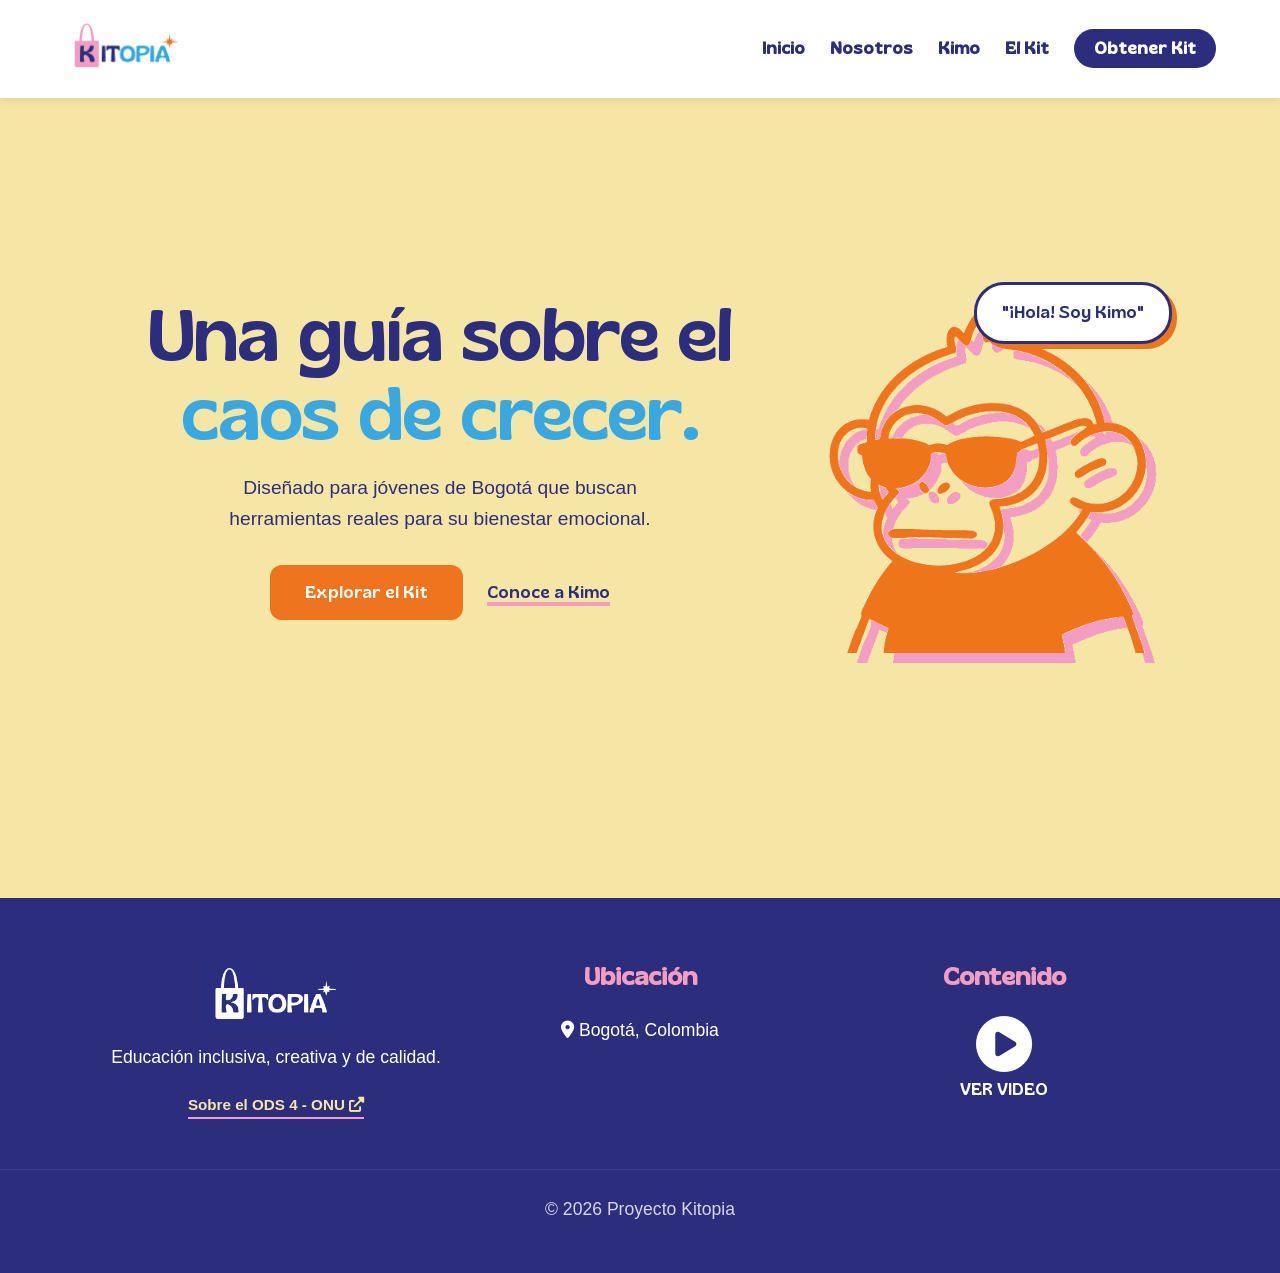
<file: index.html>
<!DOCTYPE html>
<html lang="es">
<head>
    <meta charset="UTF-8">
    <meta name="viewport" content="width=device-width, initial-scale=1.0">
    <title>Kitopia | Una guía sobre el caos de crecer</title>
    <link rel="stylesheet" href="kitopiaestilo.css">
    <link rel="stylesheet" href="https://cdnjs.cloudflare.com/ajax/libs/font-awesome/6.0.0/css/all.min.css">
</head>
<body>

    <header class="navbar">
        <div class="logo-container">
            <img src="imagenes/logo.jpg" alt="Logo Kitopia" class="logo-img">
        </div>
        <nav>
            <ul class="nav-links">
                <li><a href="index.html">Inicio</a></li>
                <li><a href="nosotros.html">Nosotros</a></li>
                <li><a href="Kimo.html">Kimo</a></li>
                <li><a href="elkit.html">El Kit</a></li>
                <li><a href="obtener.html" class="btn-destacado">Obtener Kit</a></li>
            </ul>
        </nav>
    </header>

    <main class="hero">
    <div class="hero-content">
        <h1 class="eslogan-principal">Una guía sobre el <br><span>caos de crecer.</span></h1>
        <p class="descripcion">Diseñado para jóvenes de Bogotá que buscan herramientas reales para su bienestar emocional.</p>
        <div class="hero-btns">
            <a href="elkit.html" class="btn-naranja">Explorar el Kit</a>
            <a href="kimo.html" class="btn-secundario">Conoce a Kimo</a>
        </div>
    </div>
        
        <div class="hero-image">
        <img src="imagenes/kimo-naranja.png" alt="Kimo el mono" class="kimo-hero">
        <div class="speech-bubble">"¡Hola! Soy Kimo"</div>
    </div>
</main>

    <footer class="footer">
    <div class="footer-grid">
        <div class="footer-info">
            <img src="imagenes/logoblanco.jpg" alt="Kitopia Logo" class="logo-footer">
            <p>Educación inclusiva, creativa y de calidad.</p>
            <a href="https://www.un.org/sustainabledevelopment/es/education/" target="_blank" class="link-ods">
                Sobre el ODS 4 - ONU <i class="fas fa-external-link-alt"></i>
            </a>
        </div>

        <div class="footer-links">
            <h3>Ubicación</h3>
            <p><i class="fas fa-map-marker-alt"></i> Bogotá, Colombia</p>
        </div>

        <div class="footer-social">
            <h3>Contenido</h3>
            <div class="social-icons">
                <a href="https://youtube.com/shorts/6gkdxEXVed0" target="_blank" title="Ver Video Reel">
                    <i class="fas fa-play-circle"></i>
                    <span class="label-video">Ver video</span>
                </a>
            </div>
        </div>
    </div>
    <div class="footer-copy">
        <p>&copy; 2026 Proyecto Kitopia</p>
    </div>
</footer>

</body>
</html>
</file>
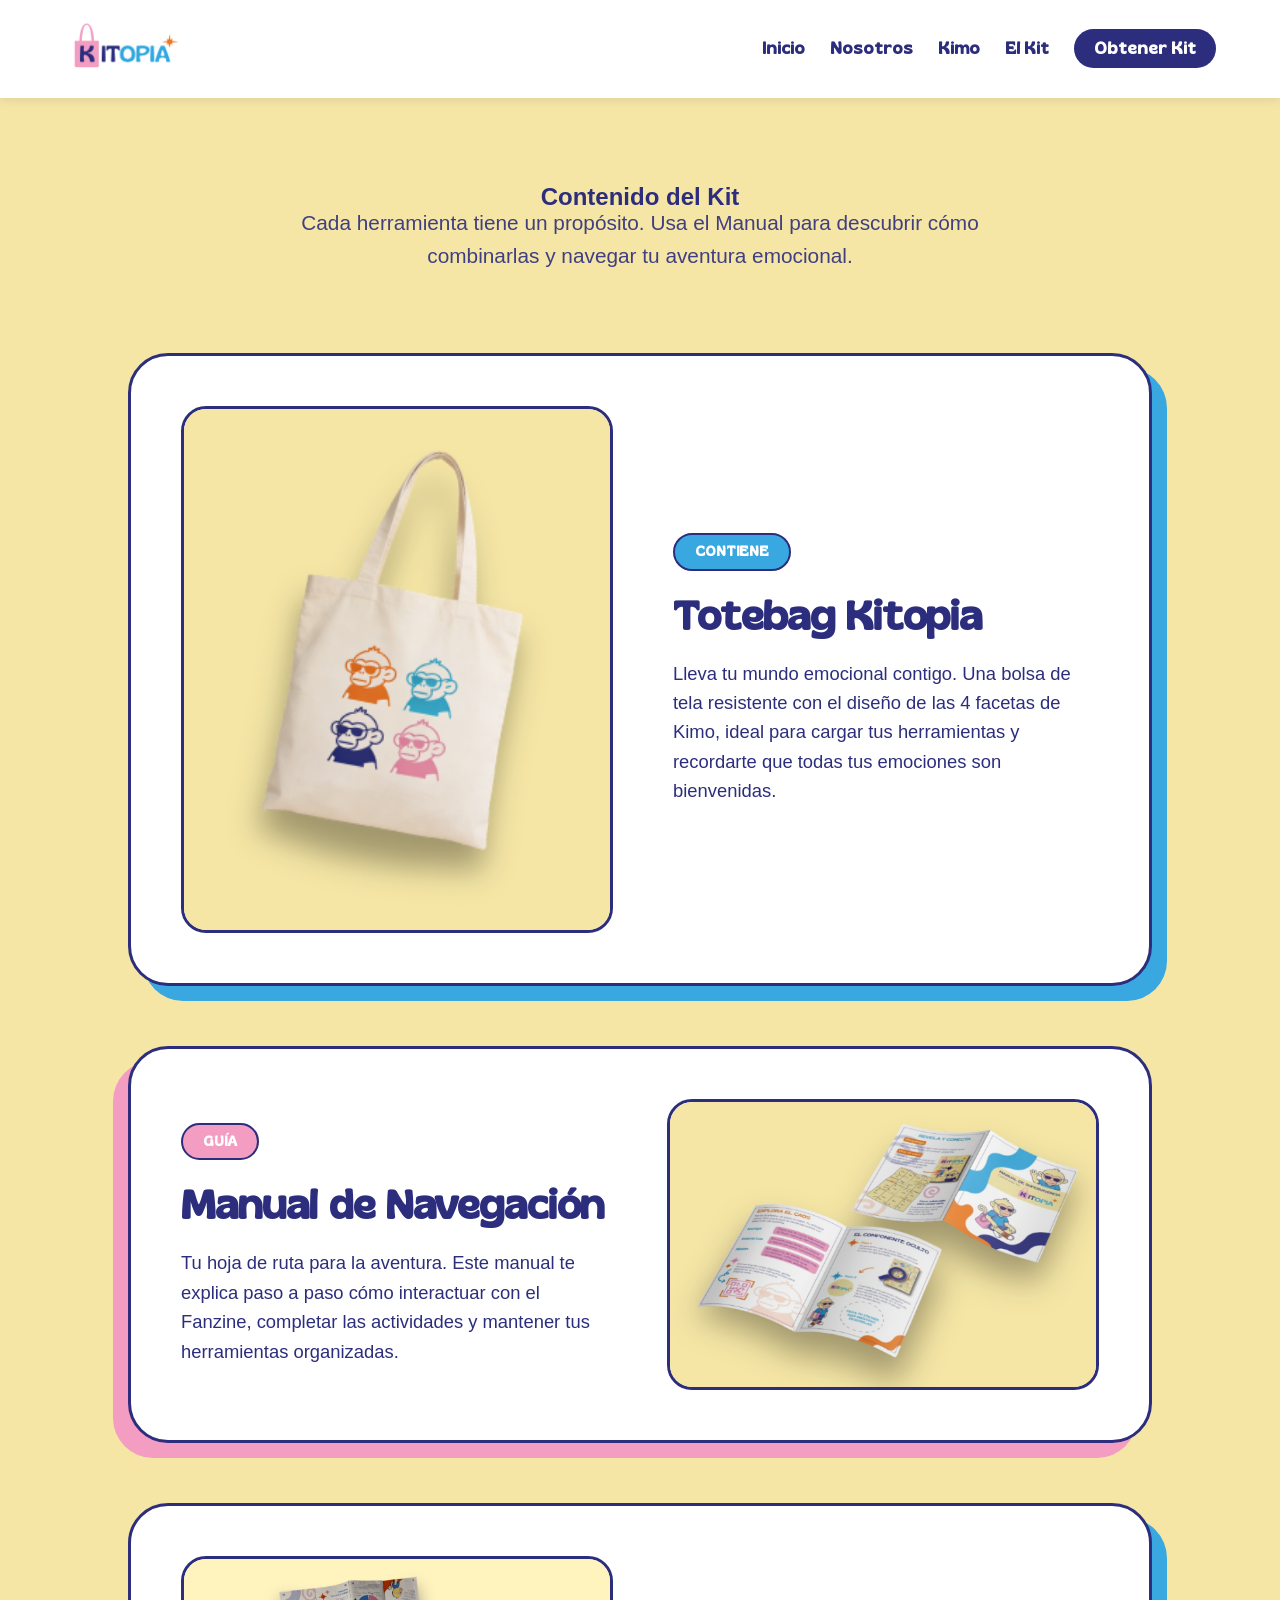
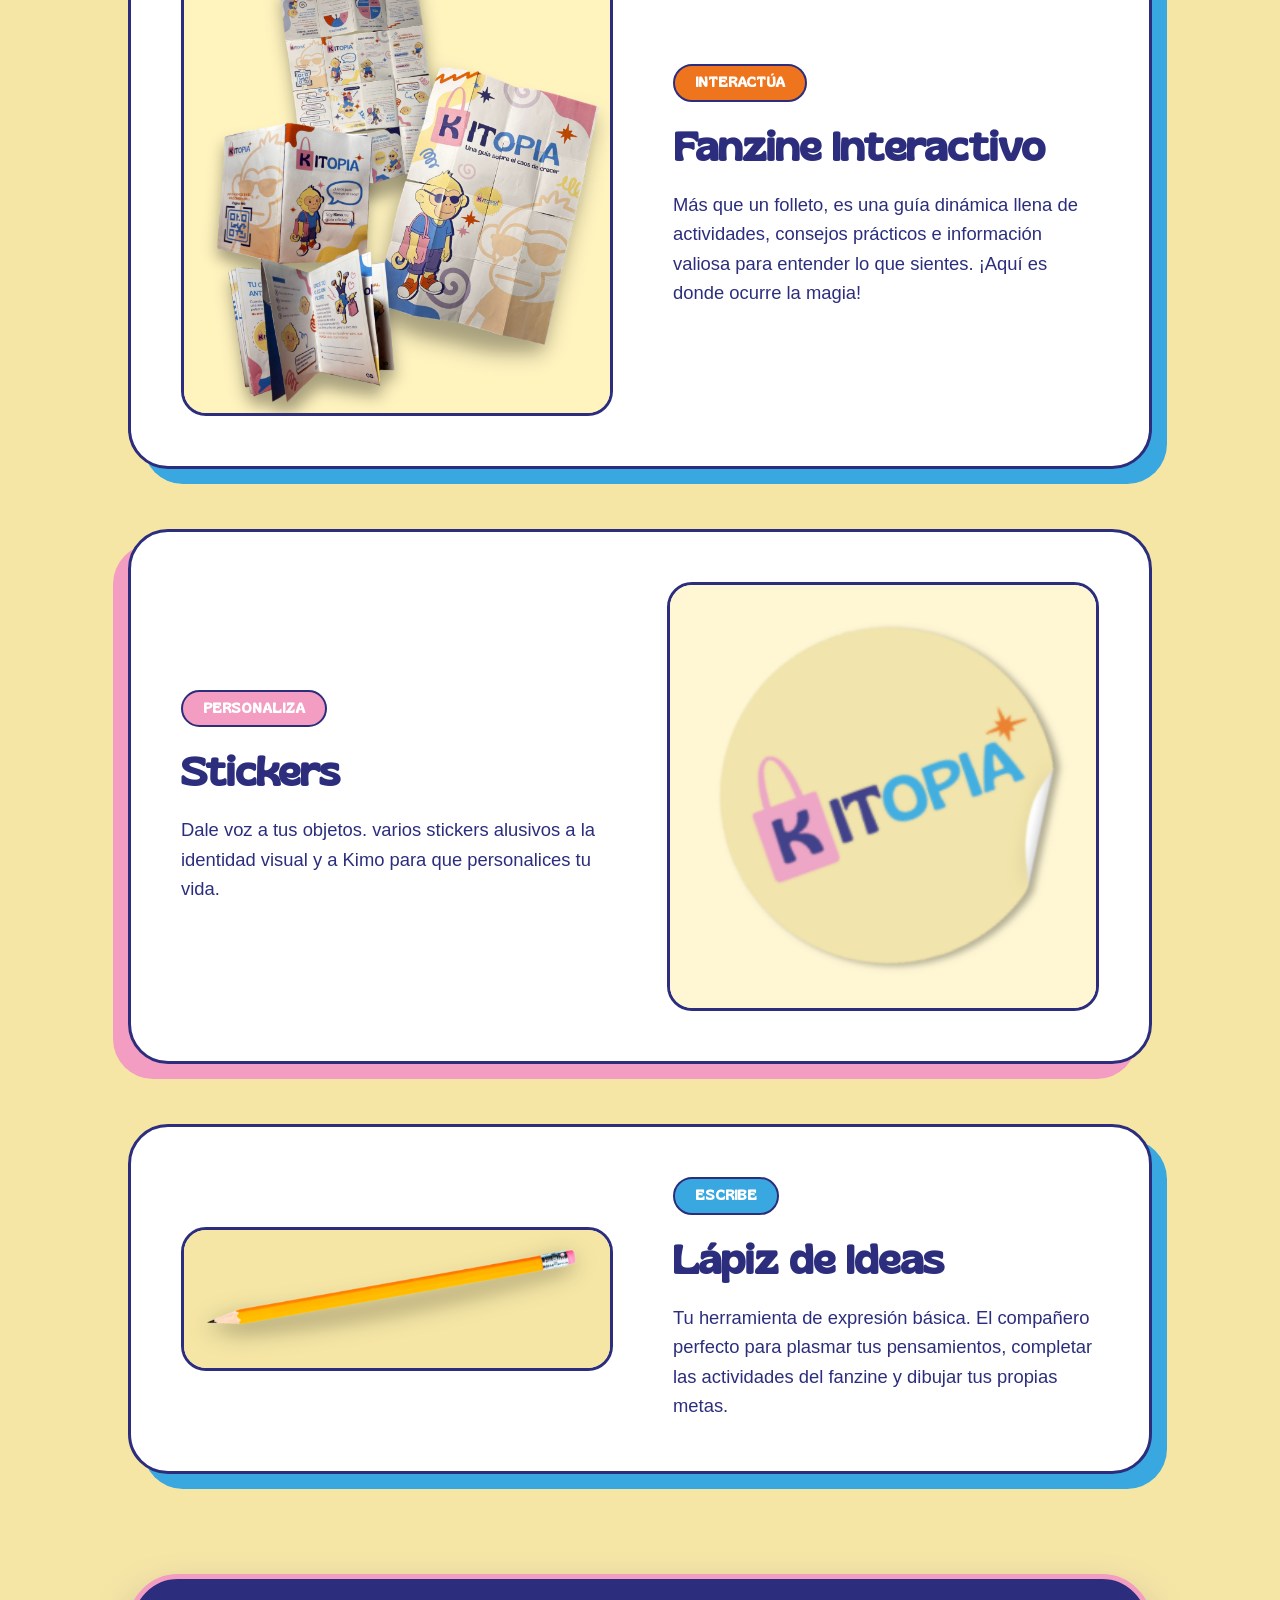
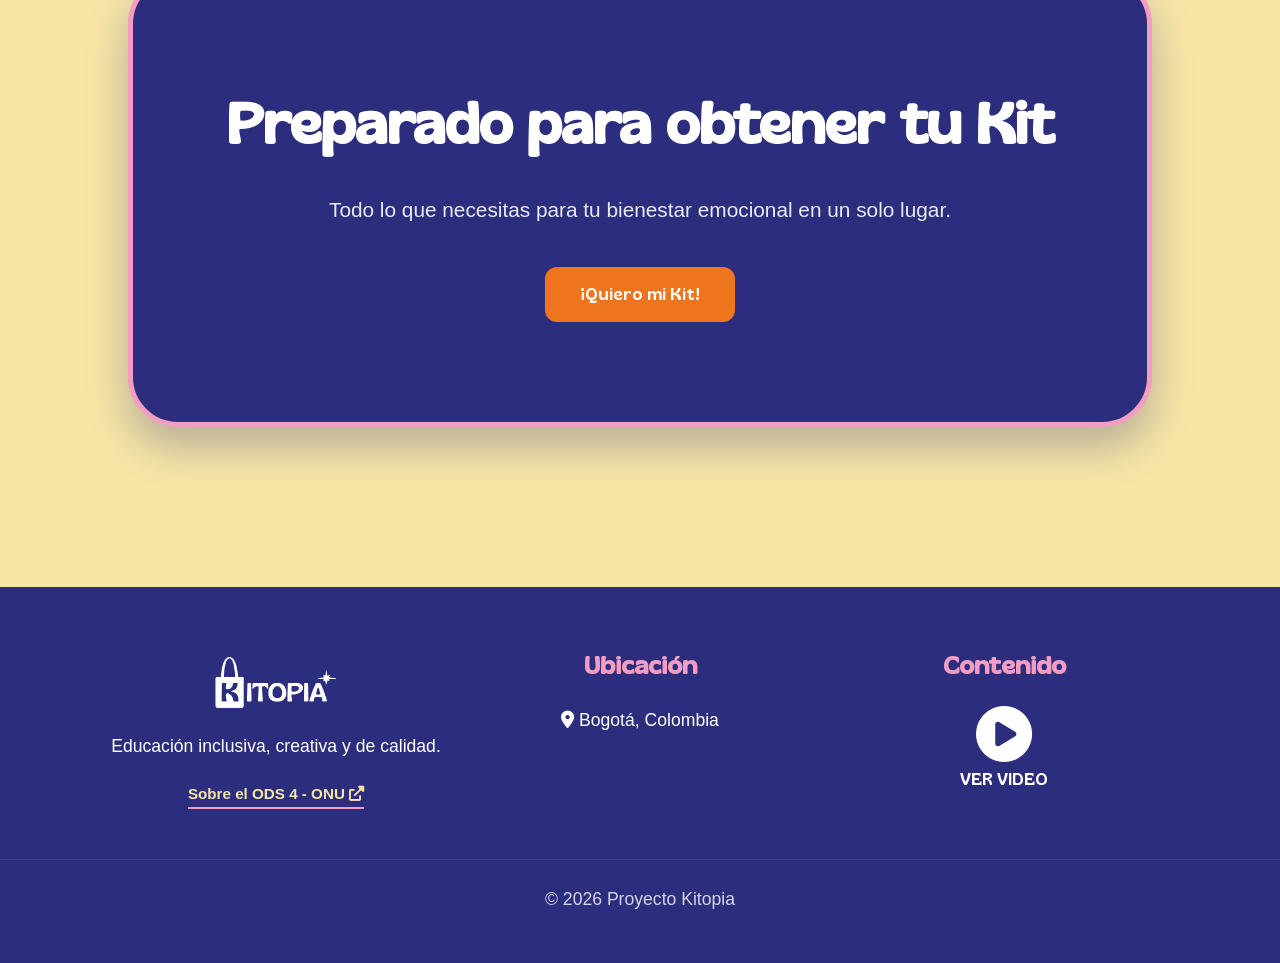
<file: elkit.html>
<!DOCTYPE html>
<html lang="es">
<head>
    <meta charset="UTF-8">
    <meta name="viewport" content="width=device-width, initial-scale=1.0">
    <title>El Kit | Kitopia</title>
    <link rel="stylesheet" href="kitopiaestilo.css">
    <link rel="stylesheet" href="https://cdnjs.cloudflare.com/ajax/libs/font-awesome/6.0.0/css/all.min.css">
</head>
<body>

    <nav class="navbar">
        <a href="index.html">
            <img src="imagenes/logo.jpg" alt="Kitopia Logo" class="logo-img">
        </a>
        <ul class="nav-links">
            <li><a href="index.html">Inicio</a></li>
            <li><a href="nosotros.html">Nosotros</a></li>
            <li><a href="kimo.html">Kimo</a></li>
            <li><a href="elkit.html" class="active">El Kit</a></li>
            <li><a href="obtener.html" class="btn-destacado">Obtener Kit</a></li>
        </ul>
    </nav>

    <section class="kit-page">
        <div class="kit-hero">
            <h1 class="titulo-estandar">Contenido del <span>Kit</span></h1>
            <p class="subtitulo">Cada herramienta tiene un propósito. Usa el Manual para descubrir cómo combinarlas y navegar tu aventura emocional.</p>
        </div>

        <div class="kit-grid">
            
            <div class="kit-item">
                <div class="kit-image-container">
                    <img src="imagenes/Totebag.png" alt="Totebag Kitopia">
                </div>
                <div class="kit-info">
                    <span class="tag azul">Contiene</span>
                    <h3>Totebag Kitopia</h3>
                    <p>Lleva tu mundo emocional contigo. Una bolsa de tela resistente con el diseño de las 4 facetas de Kimo, ideal para cargar tus herramientas y recordarte que todas tus emociones son bienvenidas.</p>
                </div>
            </div>

            <div class="kit-item">
                <div class="kit-image-container">
                    <img src="imagenes/manual.png" alt="Manual de Instrucciones">
                </div>
                <div class="kit-info">
                    <span class="tag rosa">Guía</span>
                    <h3>Manual de Navegación</h3>
                    <p>Tu hoja de ruta para la aventura. Este manual te explica paso a paso cómo interactuar con el Fanzine, completar las actividades y mantener tus herramientas organizadas.</p>
                </div>
            </div>

            <div class="kit-item">
                <div class="kit-image-container">
                    <img src="imagenes/FANZINE.png" alt="Fanzine Kitopia">
                </div>
                <div class="kit-info">
                    <span class="tag naranja">Interactúa</span>
                    <h3>Fanzine Interactivo</h3>
                    <p>Más que un folleto, es una guía dinámica llena de actividades, consejos prácticos e información valiosa para entender lo que sientes. ¡Aquí es donde ocurre la magia!</p>
                </div>
            </div>

            <div class="kit-item">
                <div class="kit-image-container">
                    <img src="imagenes/sticker.png" alt="Stickers Kimo">
                </div>
                <div class="kit-info">
                    <span class="tag rosa">Personaliza</span>
                    <h3>Stickers </h3>
                    <p>Dale voz a tus objetos. varios stickers alusivos a la identidad visual y a Kimo para que personalices tu vida.</p>
                </div>
            </div>

            <div class="kit-item">
                <div class="kit-image-container">
                    <img src="imagenes/lapiz.png" alt="Lápiz Kitopia">
                </div>
                <div class="kit-info">
                    <span class="tag azul">Escribe</span>
                    <h3>Lápiz de Ideas</h3>
                    <p>Tu herramienta de expresión básica. El compañero perfecto para plasmar tus pensamientos, completar las actividades del fanzine y dibujar tus propias metas.</p>
                </div>
            </div>

        </div>

        <div class="kit-cta">
            <h2>Preparado para obtener tu Kit</h2>
            <p>Todo lo que necesitas para tu bienestar emocional en un solo lugar.</p>
            <a href="obtener.html" class="btn-naranja">¡Quiero mi Kit!</a>
        </div>
    </section>

    <footer class="footer">
        <div class="footer-grid">
            <div class="footer-info">
                <img src="imagenes/logoblanco.jpg" alt="Kitopia Logo" class="logo-footer">
                <p>Educación inclusiva, creativa y de calidad.</p>
                <a href="https://www.un.org/sustainabledevelopment/es/education/" target="_blank" class="link-ods">
                    Sobre el ODS 4 - ONU <i class="fas fa-external-link-alt"></i>
                </a>
            </div>

            <div class="footer-links">
                <h3>Ubicación</h3>
                <p><i class="fas fa-map-marker-alt"></i> Bogotá, Colombia</p>
            </div>

            <div class="footer-social">
                <h3>Contenido</h3>
                <div class="social-icons">
                    <a href="https://youtube.com/shorts/6gkdxEXVed0" target="_blank" title="Ver Video Reel">
                        <i class="fas fa-play-circle"></i>
                        <span class="label-video">Ver video</span>
                    </a>
                </div>
            </div>
        </div>
        <div class="footer-copy">
            <p>&copy; 2026 Proyecto Kitopia</p>
        </div>
    </footer>

</body>
</html>
</file>
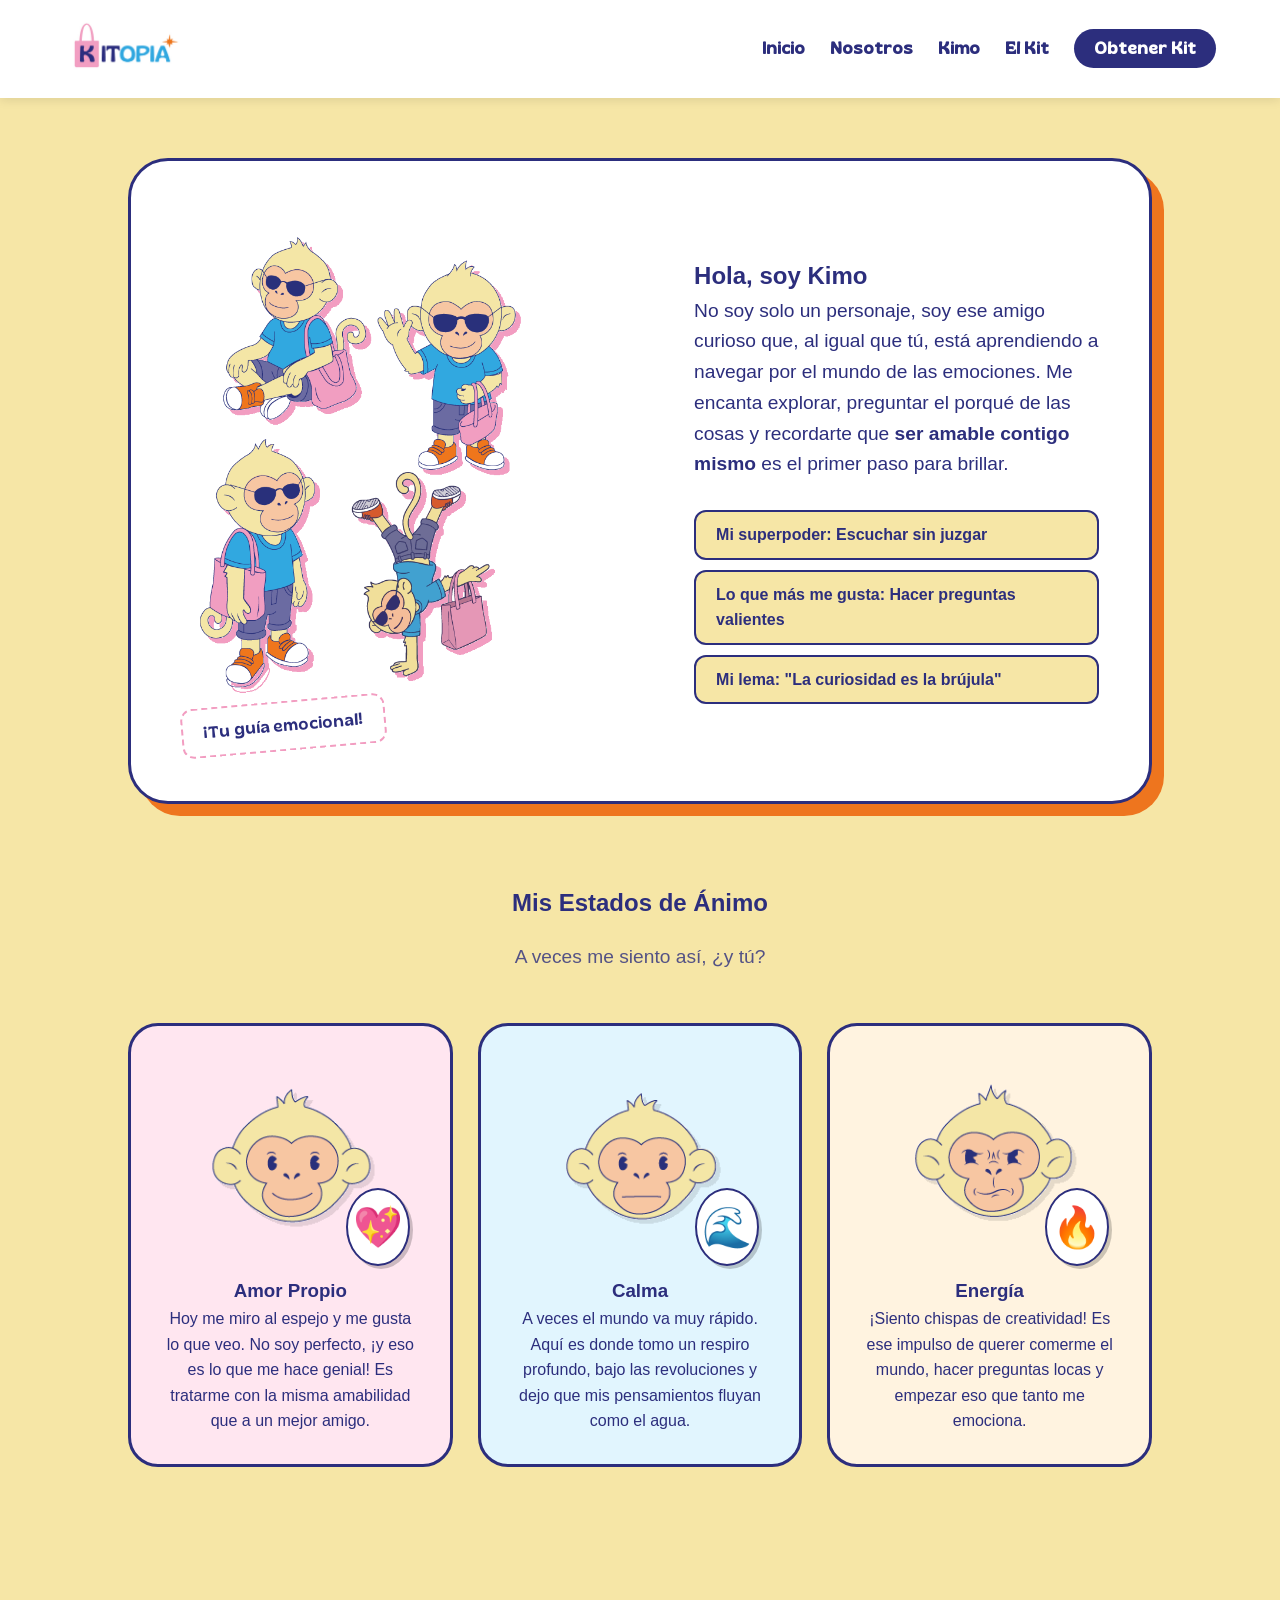
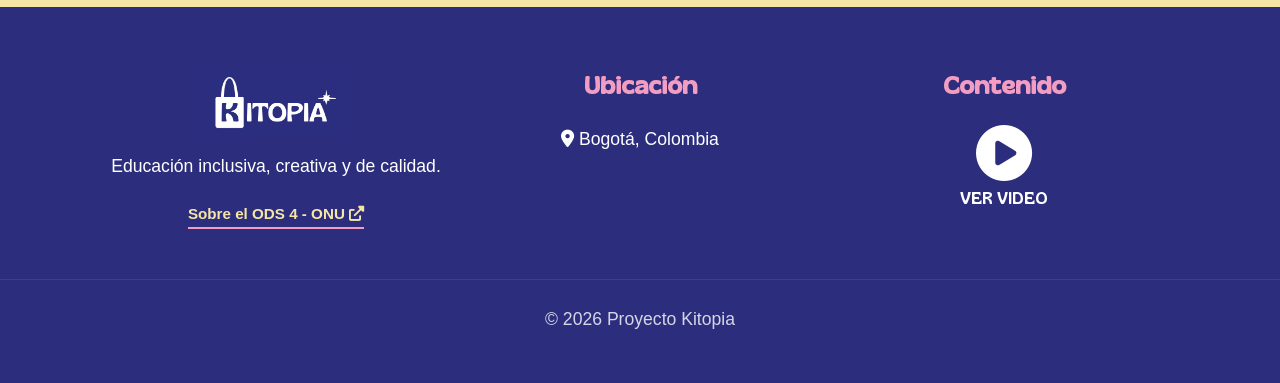
<file: Kimo.html>
<!DOCTYPE html>
<html lang="es">
<head>
    <meta charset="UTF-8">
    <meta name="viewport" content="width=device-width, initial-scale=1.0">
    <title>Conoce a Kimo | Kitopia</title>
    <link rel="stylesheet" href="kitopiaestilo.css">
    <link rel="stylesheet" href="https://cdnjs.cloudflare.com/ajax/libs/font-awesome/6.0.0/css/all.min.css">
</head>
<body>

    <div class="content-wrapper">
        <nav class="navbar">
            <a href="index.html">
                <img src="imagenes/logo.jpg" alt="Kitopia Logo" class="logo-img">
            </a>
            <ul class="nav-links">
                <li><a href="index.html">Inicio</a></li>
                <li><a href="nosotros.html">Nosotros</a></li>
                <li><a href="Kimo.html" class="active">Kimo</a></li>
                <li><a href="elkit.html">El Kit</a></li>
                <li><a href="obtener.html" class="btn-destacado">Obtener Kit</a></li>
            </ul>
        </nav>

        <section class="kimo-page">
            <div class="kimo-intro">
                <div class="kimo-visual">
                    <img src="imagenes/Poses-kimo.png" alt="Kimo" class="kimo-big">
                    <div class="sticker-label">¡Tu guía emocional!</div>
                </div>
                <div class="kimo-bio">
                    <h1 class="titulo-estandar">Hola, soy <span>Kimo</span></h1>
                    <p class="descripcion">
                        No soy solo un personaje, soy ese amigo curioso que, al igual que tú, está aprendiendo a navegar por el mundo de las emociones. Me encanta explorar, preguntar el porqué de las cosas y recordarte que <strong>ser amable contigo mismo</strong> es el primer paso para brillar.
                    </p>
                    <div class="kimo-stats">
                        <div class="stat-item"><strong>Mi superpoder:</strong> Escuchar sin juzgar</div>
                        <div class="stat-item"><strong>Lo que más me gusta:</strong> Hacer preguntas valientes</div>
                        <div class="stat-item"><strong>Mi lema:</strong> "La curiosidad es la brújula"</div>
                    </div>
                </div>
            </div>

            <div class="kimo-emociones">
                <h2 class="text-center">Mis <span>Estados de Ánimo</span></h2>
                <p class="subtitulo-galeria text-center">A veces me siento así, ¿y tú?</p>
                
                <div class="emociones-grid">
                    <div class="emocion-card rosa">
                        <div class="kimo-mood-visual">
                            <img src="imagenes/kimo-feliz.png" alt="Kimo Feliz" class="kimo-mood-img">
                            <span class="mood-emoji">💖</span>
                        </div>
                        <h3>Amor Propio</h3>
                        <p>Hoy me miro al espejo y me gusta lo que veo. No soy perfecto, ¡y eso es lo que me hace genial! Es tratarme con la misma amabilidad que a un mejor amigo.</p>
                    </div>

                    <div class="emocion-card azul">
                        <div class="kimo-mood-visual">
                            <img src="imagenes/kimo-normal.png" alt="Kimo Zen" class="kimo-mood-img">
                            <span class="mood-emoji">🌊</span>
                        </div>
                        <h3>Calma</h3>
                        <p>A veces el mundo va muy rápido. Aquí es donde tomo un respiro profundo, bajo las revoluciones y dejo que mis pensamientos fluyan como el agua.</p>
                    </div>

                    <div class="emocion-card naranja">
                        <div class="kimo-mood-visual">
                            <img src="imagenes/kimo-enojado.png" alt="Kimo Enérgico" class="kimo-mood-img">
                            <span class="mood-emoji">🔥</span>
                        </div>
                        <h3>Energía</h3>
                        <p>¡Siento chispas de creatividad! Es ese impulso de querer comerme el mundo, hacer preguntas locas y empezar eso que tanto me emociona.</p>
                    </div>
                </div>
            </div>
        </section>
    </div> 

    <footer class="footer">
        <div class="footer-grid">
            <div class="footer-info">
                <img src="imagenes/logoblanco.jpg" alt="Kitopia Logo" class="logo-footer">
                <p>Educación inclusiva, creativa y de calidad.</p>
                <a href="https://www.un.org/sustainabledevelopment/es/education/" target="_blank" class="link-ods">
                    Sobre el ODS 4 - ONU <i class="fas fa-external-link-alt"></i>
                </a>
            </div>

            <div class="footer-links">
                <h3>Ubicación</h3>
                <p><i class="fas fa-map-marker-alt"></i> Bogotá, Colombia</p>
            </div>

            <div class="footer-social">
                <h3>Contenido</h3>
                <div class="social-icons">
                    <a href="https://youtube.com/shorts/6gkdxEXVed0" target="_blank" title="Ver Video Reel">
                        <i class="fas fa-play-circle"></i>
                        <span class="label-video">Ver video</span>
                    </a>
                </div>
            </div>
        </div>
        <div class="footer-copy">
            <p>&copy; 2026 Proyecto Kitopia</p>
        </div>
    </footer>

</body>
</html>
</file>
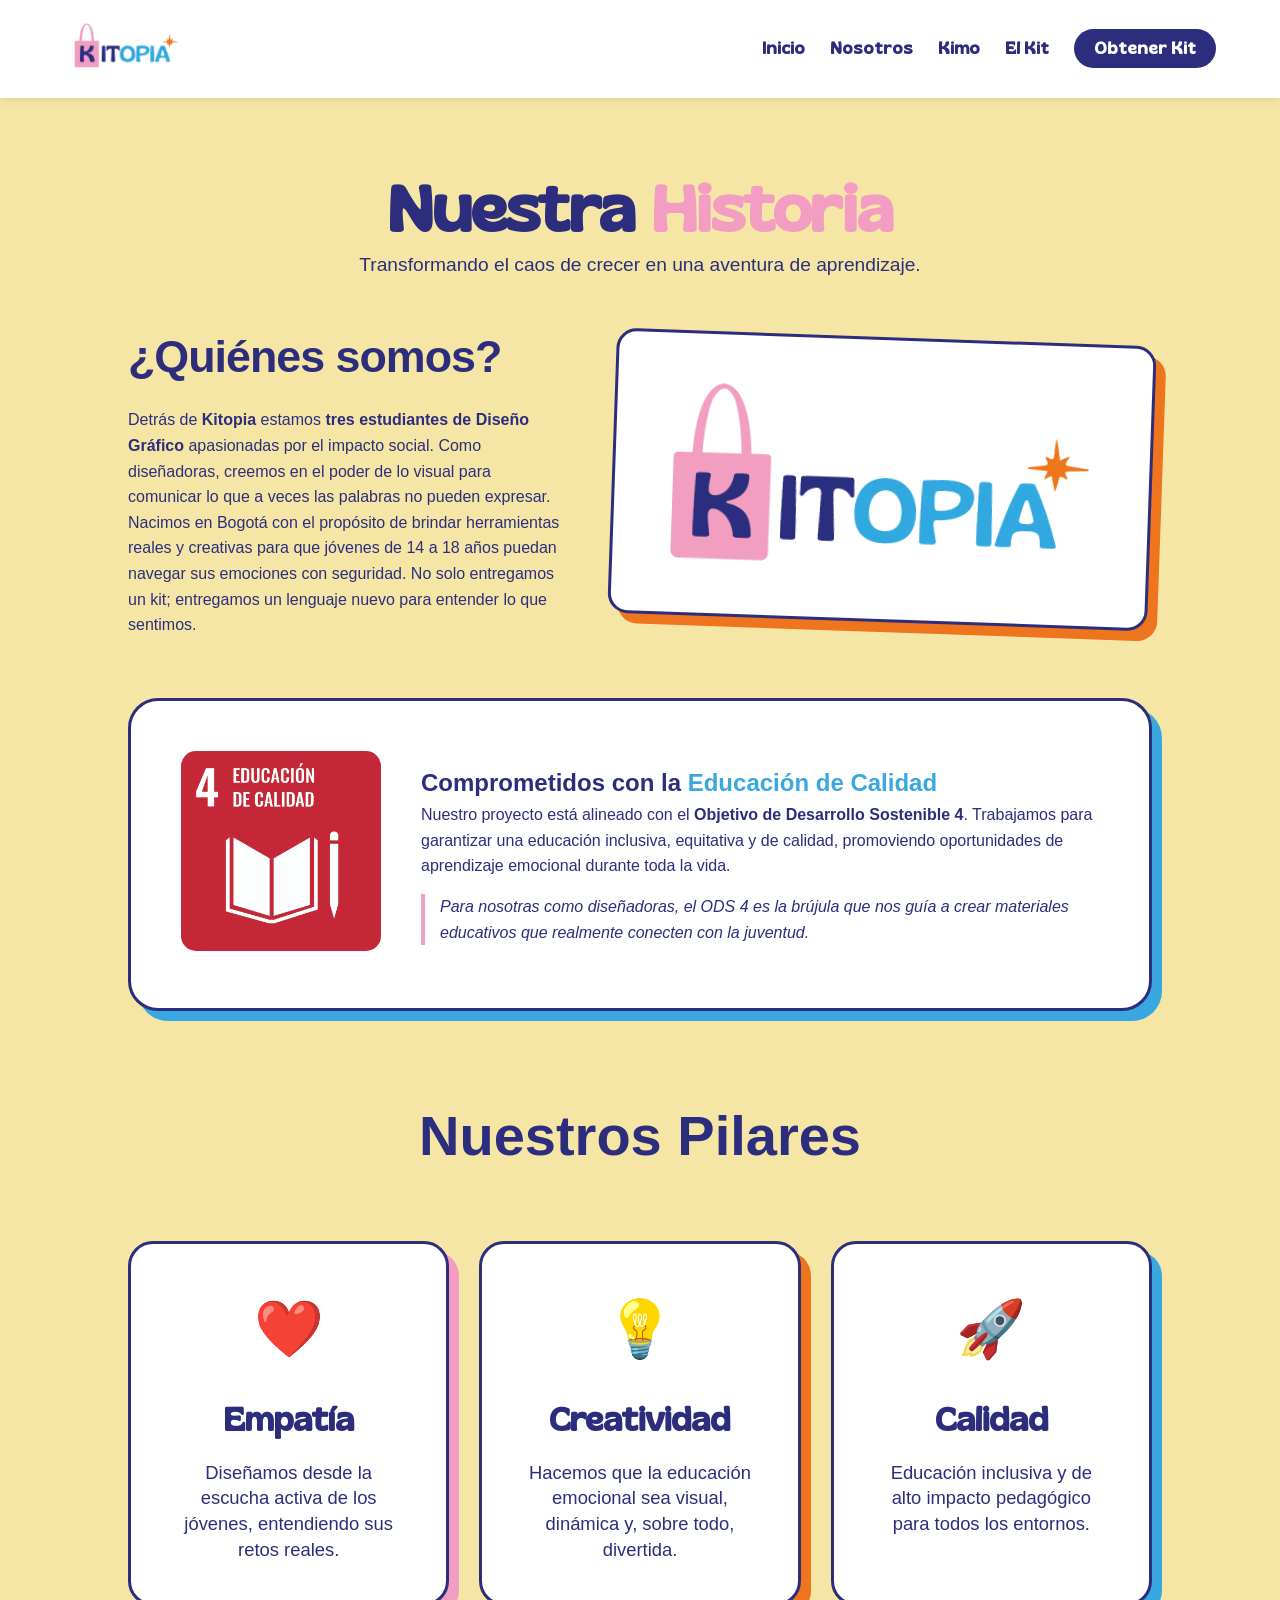
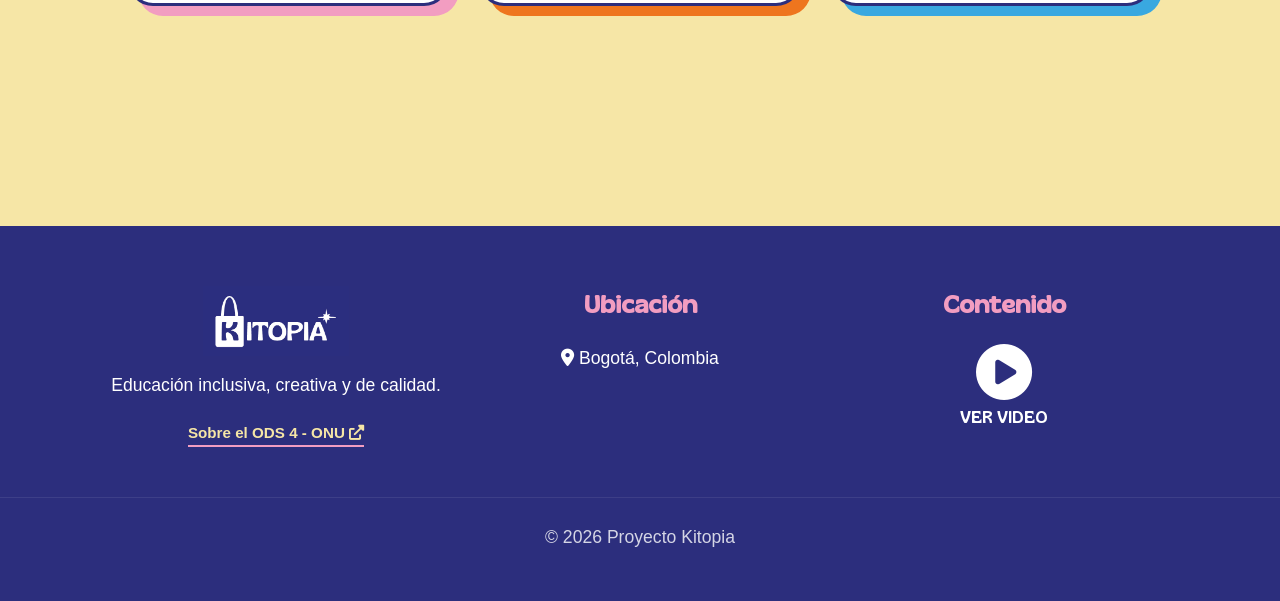
<file: nosotros.html>
<!DOCTYPE html>
<html lang="es">
<head>
    <meta charset="UTF-8">
    <meta name="viewport" content="width=device-width, initial-scale=1.0">
    <title>Nosotros | Kitopia</title>
    <link rel="stylesheet" href="kitopiaestilo.css">
    <link rel="stylesheet" href="https://cdnjs.cloudflare.com/ajax/libs/font-awesome/6.0.0/css/all.min.css">
</head>
<body>

    <div class="content-wrapper">
        <nav class="navbar">
            <a href="index.html">
                <img src="imagenes/logo.jpg" alt="Kitopia Logo" class="logo-img">
            </a>
            <ul class="nav-links">
                <li><a href="index.html">Inicio</a></li>
                <li><a href="nosotros.html">Nosotros</a></li>
                <li><a href="Kimo.html">Kimo</a></li>
                <li><a href="elkit.html">El Kit</a></li>
                <li><a href="obtener.html" class="btn-destacado">Obtener Kit</a></li>
            </ul>
        </nav>

        <section class="nosotros-page">
            <div class="nosotros-header">
                <h1>Nuestra <span>Historia</span></h1>
                <p class="subtitulo">Transformando el caos de crecer en una aventura de aprendizaje.</p>
            </div>

            <div class="nosotros-content">
                <div class="nosotros-info">
                    <h2 class="titulo-interrogacion">¿Quiénes somos?</h2>
                    <p>Detrás de <strong>Kitopia</strong> estamos <strong>tres estudiantes de Diseño Gráfico</strong> apasionadas por el impacto social. Como diseñadoras, creemos en el poder de lo visual para comunicar lo que a veces las palabras no pueden expresar.</p>
                    <p>Nacimos en Bogotá con el propósito de brindar herramientas reales y creativas para que jóvenes de 14 a 18 años puedan navegar sus emociones con seguridad. No solo entregamos un kit; entregamos un lenguaje nuevo para entender lo que sentimos.</p>
                </div>
                <div class="nosotros-image">
                    <div class="sticker-frame">
                        <img src="imagenes/logosinfondo.png" alt="Equipo Kitopia">
                    </div>
                </div>
            </div>

            <section class="ods-section">
                <div class="ods-container">
                    <div class="ods-badge">
                        <img src="imagenes/ods4.jpg" alt="Objetivo de Desarrollo Sostenible 4" class="ods-img">
                    </div>
                    <div class="ods-text">
                        <h2 class="titulo-estandar">Comprometidos con la <span>Educación de Calidad</span></h2>
                        <p>Nuestro proyecto está alineado con el <strong>Objetivo de Desarrollo Sostenible 4</strong>. Trabajamos para garantizar una educación inclusiva, equitativa y de calidad, promoviendo oportunidades de aprendizaje emocional durante toda la vida.</p>
                        <p class="ods-desc-corta">Para nosotras como diseñadoras, el ODS 4 es la brújula que nos guía a crear materiales educativos que realmente conecten con la juventud.</p>
                    </div>
                </div>
            </section>

            <section class="pilares-section">
                <h2 class="titulo-estandar text-center">Nuestros <span>Pilares</span></h2>
                <div class="pilares-grid">
                    <div class="pilar-card">
                        <div class="pilar-icon">❤️</div>
                        <h3>Empatía</h3>
                        <p>Diseñamos desde la escucha activa de los jóvenes, entendiendo sus retos reales.</p>
                    </div>
                    <div class="pilar-card">
                        <div class="pilar-icon">💡</div>
                        <h3>Creatividad</h3>
                        <p>Hacemos que la educación emocional sea visual, dinámica y, sobre todo, divertida.</p>
                    </div>
                    <div class="pilar-card">
                        <div class="pilar-icon">🚀</div>
                        <h3>Calidad</h3>
                        <p>Educación inclusiva y de alto impacto pedagógico para todos los entornos.</p>
                    </div>
                </div>
            </section>
        </section>
        
    </div> <footer class="footer">
    <div class="footer-grid">
        <div class="footer-info">
            <img src="imagenes/logoblanco.jpg" alt="Kitopia Logo" class="logo-footer">
            <p>Educación inclusiva, creativa y de calidad.</p>
            <a href="https://www.un.org/sustainabledevelopment/es/education/" target="_blank" class="link-ods">
                Sobre el ODS 4 - ONU <i class="fas fa-external-link-alt"></i>
            </a>
        </div>

        <div class="footer-links">
            <h3>Ubicación</h3>
            <p><i class="fas fa-map-marker-alt"></i> Bogotá, Colombia</p>
        </div>

        <div class="footer-social">
            <h3>Contenido</h3>
            <div class="social-icons">
                <a href="https://youtube.com/shorts/6gkdxEXVed0" target="_blank" title="Ver Video Reel">
                    <i class="fas fa-play-circle"></i>
                    <span class="label-video">Ver video</span>
                </a>
            </div>
        </div>
    </div>
    <div class="footer-copy">
        <p>&copy; 2026 Proyecto Kitopia</p>
    </div>
</footer>

</body>
</html>
</file>
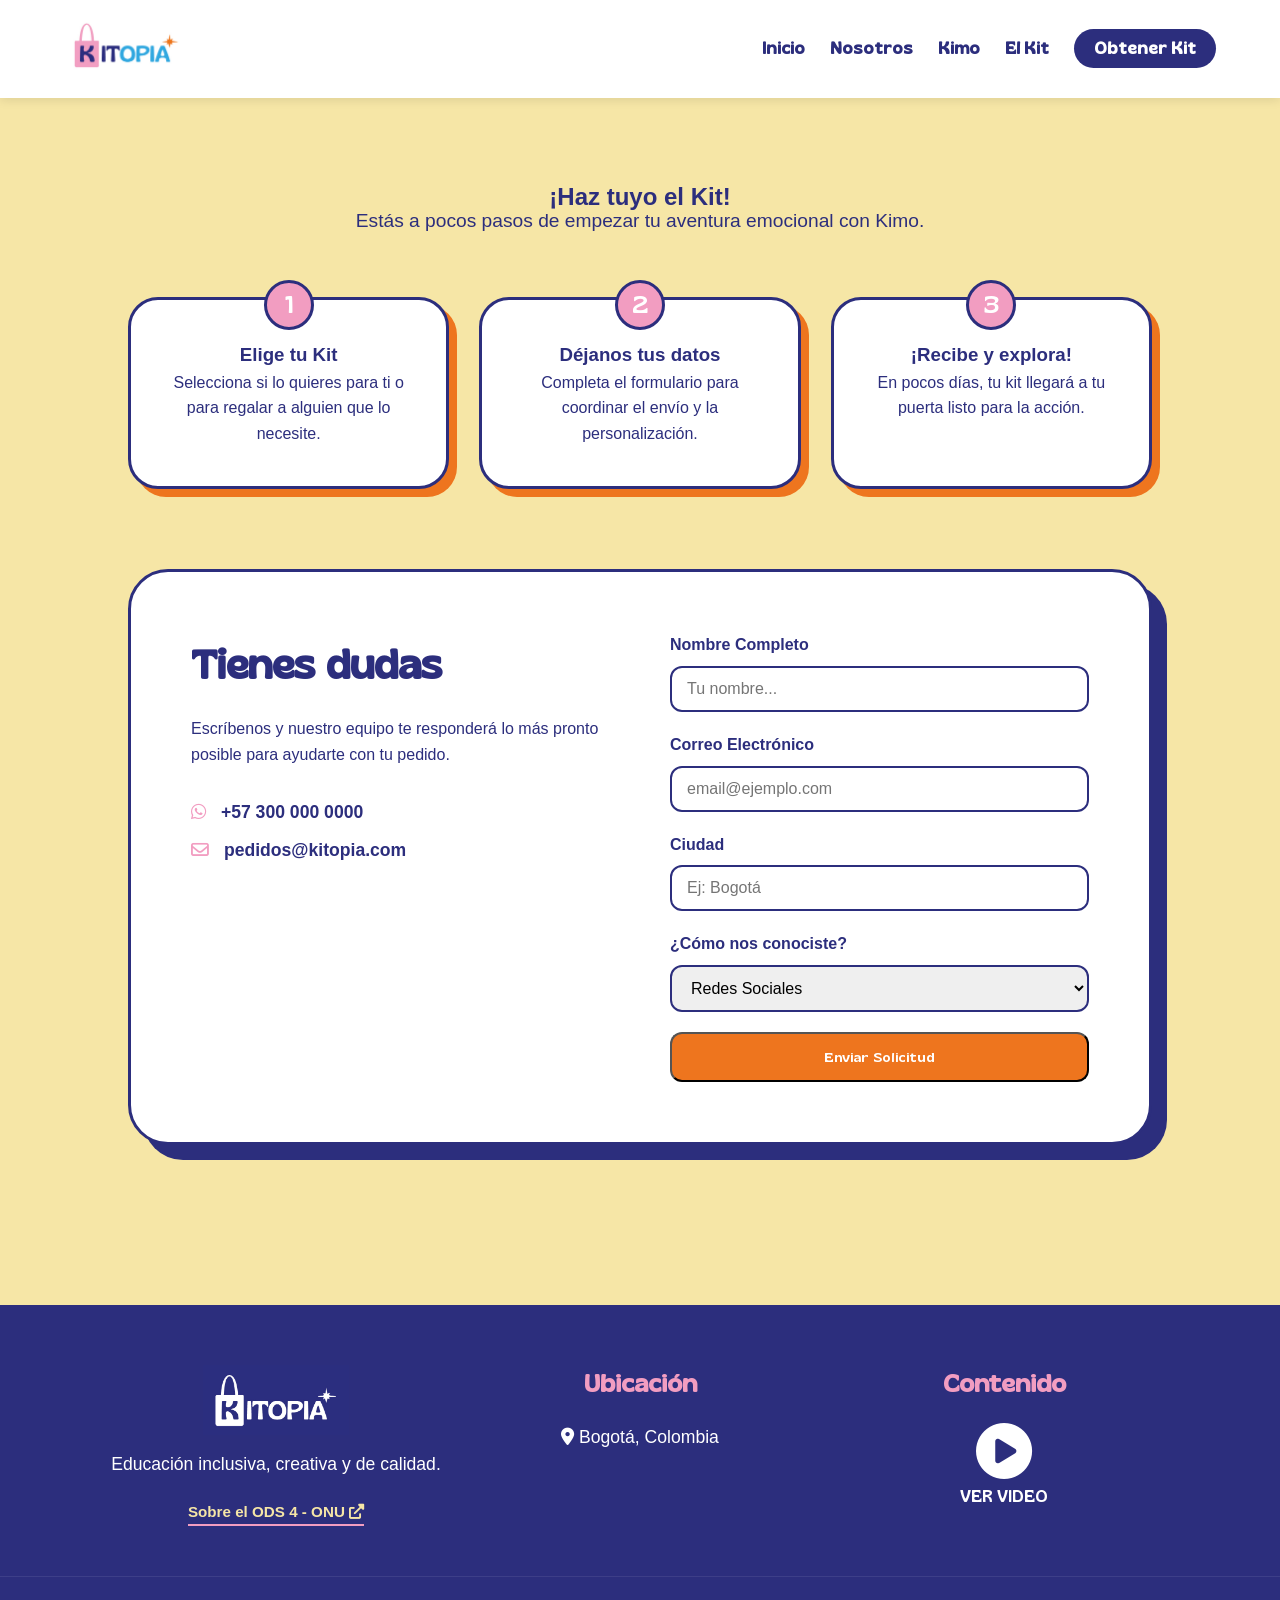
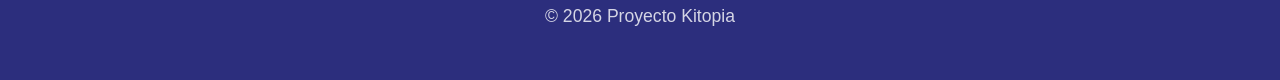
<file: obtener.html>
<!DOCTYPE html>
<html lang="es">
<head>
    <meta charset="UTF-8">
    <meta name="viewport" content="width=device-width, initial-scale=1.0">
    <title>Obtener mi Kit | Kitopia</title>
    <link rel="stylesheet" href="kitopiaestilo.css">
    <link rel="stylesheet" href="https://cdnjs.cloudflare.com/ajax/libs/font-awesome/6.0.0/css/all.min.css">
</head>
<body>

    <nav class="navbar">
        <a href="index.html">
            <img src="imagenes/logo.jpg" alt="Kitopia Logo" class="logo-img">
        </a>
        <ul class="nav-links">
            <li><a href="index.html">Inicio</a></li>
            <li><a href="nosotros.html">Nosotros</a></li>
            <li><a href="kimo.html">Kimo</a></li>
            <li><a href="elkit.html">El Kit</a></li>
            <li><a href="obtener.html" class="active btn-destacado">Obtener Kit</a></li>
        </ul>
    </nav>

    <section class="obtener-page">
        <div class="obtener-header">
            <h1 class="titulo-estandar">¡Haz tuyo el <span>Kit!</span></h1>
            <p class="subtitulo">Estás a pocos pasos de empezar tu aventura emocional con Kimo.</p>
        </div>

        <div class="pasos-container">
            <div class="paso-card">
                <div class="paso-numero">1</div>
                <h3>Elige tu Kit</h3>
                <p>Selecciona si lo quieres para ti o para regalar a alguien que lo necesite.</p>
            </div>
            <div class="paso-card">
                <div class="paso-numero">2</div>
                <h3>Déjanos tus datos</h3>
                <p>Completa el formulario para coordinar el envío y la personalización.</p>
            </div>
            <div class="paso-card">
                <div class="paso-numero">3</div>
                <h3>¡Recibe y explora!</h3>
                <p>En pocos días, tu kit llegará a tu puerta listo para la acción.</p>
            </div>
        </div>

        <div class="formulario-seccion">
            <div class="form-info">
                <h2>Tienes dudas</h2>
                <p>Escríbenos y nuestro equipo te responderá lo más pronto posible para ayudarte con tu pedido.</p>
                <div class="contacto-directo">
                    <p><i class="fab fa-whatsapp"></i> +57 300 000 0000</p>
                    <p><i class="far fa-envelope"></i> pedidos@kitopia.com</p>
                </div>
            </div>

            <form class="kit-form">
                <div class="input-group">
                    <label>Nombre Completo</label>
                    <input type="text" placeholder="Tu nombre..." required>
                </div>
                <div class="input-group">
                    <label>Correo Electrónico</label>
                    <input type="email" placeholder="email@ejemplo.com" required>
                </div>
                <div class="input-group">
                    <label>Ciudad</label>
                    <input type="text" placeholder="Ej: Bogotá" required>
                </div>
                <div class="input-group">
                    <label>¿Cómo nos conociste?</label>
                    <select>
                        <option>Redes Sociales</option>
                        <option>Recomendación</option>
                        <option>Evento</option>
                        <option>Otro</option>
                    </select>
                </div>
                <button type="submit" class="btn-naranja">Enviar Solicitud</button>
            </form>
        </div>
    </section>

    <footer class="footer">
    <div class="footer-grid">
        <div class="footer-info">
            <img src="imagenes/logoblanco.jpg" alt="Kitopia Logo" class="logo-footer">
            <p>Educación inclusiva, creativa y de calidad.</p>
            <a href="https://www.un.org/sustainabledevelopment/es/education/" target="_blank" class="link-ods">
                Sobre el ODS 4 - ONU <i class="fas fa-external-link-alt"></i>
            </a>
        </div>

        <div class="footer-links">
            <h3>Ubicación</h3>
            <p><i class="fas fa-map-marker-alt"></i> Bogotá, Colombia</p>
        </div>

        <div class="footer-social">
            <h3>Contenido</h3>
            <div class="social-icons">
                <a href="https://youtube.com/shorts/6gkdxEXVed0" target="_blank" title="Ver Video Reel">
                    <i class="fas fa-play-circle"></i>
                    <span class="label-video">Ver video</span>
                </a>
            </div>
        </div>
    </div>
    <div class="footer-copy">
        <p>&copy; 2026 Proyecto Kitopia</p>
    </div>
</footer>

</body>
</html>
</file>
<file: kitopiaestilo.css>
/* =========================================
   1. VARIABLES DE COLOR (Paleta Oficial)
   ========================================= */
:root {
    --crema: #F6E6A6;
    --rosa: #F29DC1;
    --azul-claro: #39A8E0;
    --naranja: #EE751E;
    --azul-oscuro: #2C2E7D;
    --blanco: #FFFFFF;
}

/* =========================================
   2. CARGA DE FUENTES
   ========================================= */
@font-face {
    font-family: 'Gliker';
    src: url('fuentes/gliker-regular.ttf') format('truetype'); 
    font-weight: normal;
    font-style: normal;
}

/* =========================================
   3. ESTILOS GENERALES Y RESET
   ========================================= */
* {
    margin: 0;
    padding: 0;
    box-sizing: border-box;
}

body {
    background-color: var(--crema);
    color: var(--azul-oscuro);
    font-family: 'Segoe UI', Roboto, Helvetica, Arial, sans-serif; 
    line-height: 1.6;
}

/* =========================================
   4. NAVEGACIÓN (Navbar)
   ========================================= */
.navbar {
    background-color: var(--blanco);
    display: flex;
    justify-content: space-between;
    align-items: center;
    padding: 15px 5%;
    box-shadow: 0 2px 10px rgba(0,0,0,0.1);
    position: sticky;
    top: 0;
    z-index: 1000;
}

.navbar a {
    font-family: 'Gliker', sans-serif !important;
    text-decoration: none;
    color: var(--azul-oscuro);
    font-weight: bold;
    transition: 0.3s;
}

.navbar a:hover {
    color: var(--rosa);
}

.logo-img {
    height: 60px;
    width: auto;
    transition: transform 0.3s;
}

.logo-img:hover {
    transform: scale(1.05);
}

.nav-links {
    display: flex;
    list-style: none;
    gap: 25px;
    align-items: center;
}

.btn-destacado {
    background-color: var(--azul-oscuro);
    color: white !important;
    padding: 10px 20px;
    border-radius: 50px;
}

.btn-destacado:hover {
    background-color: var(--azul-claro);
}

/* =========================================
   5. SECCIÓN HERO (Inicio)
   ========================================= */
.hero {
    display: flex;
    align-items: center;
    justify-content: space-around;
    padding: 80px 10%;
    min-height: 80vh;
    flex-wrap: wrap;
}

.hero-content {
    flex: 1;
    min-width: 300px;
}

.eslogan-principal {
    font-family: 'Gliker', sans-serif !important;
    font-size: 4.5rem;
    line-height: 1.1;
    color: var(--azul-oscuro);
    margin-bottom: 20px;
    font-weight: normal;
}

.eslogan-principal span {
    font-family: 'Gliker', sans-serif !important;
    color: var(--azul-claro) !important;
}

.descripcion {
    font-family: 'Segoe UI', Arial, sans-serif;
    font-size: 1.2rem;
    font-weight: 400;
    max-width: 500px;
    margin-bottom: 30px;
}

/* =========================================
   6. KIMO Y ELEMENTOS INTERACTIVOS
   ========================================= */
.hero-image {
    position: relative;
    display: flex;
    justify-content: center;
    align-items: center;
}

.kimo-hero {
    width: 400px;
    filter: drop-shadow(10px 10px 0px var(--rosa)); 
    transition: 0.4s ease;
}

.kimo-hero:hover {
    transform: scale(1.05) rotate(-3deg);
}

.speech-bubble {
    font-family: 'Gliker', sans-serif !important;
    position: absolute;
    top: 20px;
    right: -20px;
    background: white;
    padding: 15px 25px;
    border-radius: 30px;
    border: 3px solid var(--azul-oscuro);
    color: var(--azul-oscuro);
    box-shadow: 5px 5px 0px var(--naranja);
    animation: flotar 3s ease-in-out infinite;
}

@keyframes flotar {
    0%, 100% { transform: translateY(0); }
    50% { transform: translateY(-10px); }
}

/* =========================================
   7. BOTONES Y ACCIONES
   ========================================= */
.btn-naranja {
    font-family: 'Gliker', sans-serif !important;
    background-color: var(--naranja);
    color: white;
    text-decoration: none;
    padding: 15px 35px;
    border-radius: 12px;
    display: inline-block;
    transition: transform 0.3s;
}

.btn-naranja:hover {
    transform: translateY(-5px);
    box-shadow: 0 10px 20px rgba(238, 117, 30, 0.3);
}

.btn-secundario {
    font-family: 'Gliker', sans-serif !important;
    text-decoration: none;
    color: var(--azul-oscuro);
    margin-left: 20px;
    border-bottom: 4px solid var(--rosa);
    transition: 0.3s;
}

.btn-secundario:hover {
    color: var(--rosa);
}
/* =========================================
   PIE DE PÁGINA (Footer) - ACTUALIZADO
   ========================================= */
.footer {
    background-color: var(--azul-oscuro);
    color: var(--blanco);
    padding: 60px 0 40px;
    margin-top: auto; /* Empuja el footer al fondo si hay poco contenido */
    width: 100%;
}

.footer-grid {
    display: grid;
    grid-template-columns: repeat(3, 1fr);
    gap: 20px;
    max-width: 1200px;
    margin: 0 auto 50px;
    padding: 0 5%;
    align-items: start;
    text-align: center;
}

.logo-footer {
    height: 70px;
    width: auto;
    margin: 0 auto 15px;
    display: block;
}

/* Estilo para el link de la ONU (ODS 4) */
.link-ods {
    display: inline-block;
    margin-top: 12px;
    color: var(--crema); /* Color crema para resaltar */
    text-decoration: none;
    font-size: 0.95rem;
    font-weight: bold;
    border-bottom: 2px solid var(--rosa); /* Línea decorativa rosa */
    transition: 0.3s ease;
}

.link-ods:hover {
    color: var(--rosa);
    border-bottom-color: var(--crema);
}

.footer h3 {
    font-family: 'Gliker', sans-serif !important;
    font-size: 1.5rem;
    margin-bottom: 20px;
    color: var(--rosa); /* Títulos en rosa para contraste */
}

.footer p {
    font-size: 1.1rem;
    line-height: 1.6;
    margin-bottom: 10px;
}

/* Icono de Video para Reel */
.social-icons {
    display: flex;
    flex-direction: column;
    align-items: center;
    gap: 10px;
}

.social-icons a {
    color: var(--blanco) !important;
    text-decoration: none;
    display: flex;
    flex-direction: column;
    align-items: center;
    transition: 0.3s ease;
}

.social-icons i {
    font-size: 3.5rem; /* Icono grande de play */
    margin-bottom: 5px;
}

.label-video {
    font-family: 'Gliker', sans-serif;
    font-size: 1rem;
    text-transform: uppercase;
}

.social-icons a:hover {
    color: var(--crema) !important;
    transform: scale(1.1);
}

/* Copyright Final */
.footer-copy {
    text-align: center;
    border-top: 1px solid rgba(255, 255, 255, 0.1);
    padding-top: 25px;
    font-size: 0.9rem;
    opacity: 0.8;
}

/* Ajuste para Celulares */
@media (max-width: 768px) {
    .footer-grid {
        grid-template-columns: 1fr; /* Una columna en móvil */
        gap: 40px;
    }
}
/* =========================================
   PÁGINA NOSOTROS (Versión Unificada y Corregida)
   ========================================= */
.nosotros-page {
    padding: 60px 10%; /* Reducido para que no flote tanto */
    background-color: var(--crema);
}

/* CONTENEDOR DEL ENCABEZADO */
.nosotros-header {
    width: 100%;
    text-align: center;
    margin-bottom: 40px; /* Espacio total antes de Quiénes Somos */
}

/* TÍTULO PRINCIPAL */
.nosotros-header h1 {
    font-family: 'Gliker', sans-serif !important;
    font-size: 4rem;
    color: var(--azul-oscuro);
    margin-bottom: 0; /* ELIMINA el espacio de abajo */
}

.nosotros-header h1 span {
    color: var(--rosa);
}

/* SUBTÍTULO (Transformando el caos...) */
.subtitulo {
    display: block;
    font-size: 1.2rem;
    color: var(--azul-oscuro);
    margin-top: -10px !important; /* SUBE el texto para pegarlo al título */
    text-align: center;
}

/* CONTENEDOR DE CONTENIDO (2 COLUMNAS) */
.nosotros-content {
    display: grid;
    grid-template-columns: 1fr 1fr;
    gap: 50px;
    align-items: center;
    margin-top: 20px;
}

/* TÍTULO ¿QUIÉNES SOMOS? */
.titulo-interrogacion {
    font-family: 'Segoe UI', Tahoma, Geneva, Verdana, sans-serif !important;
    font-weight: 800;
    font-size: 2.8rem;
    color: var(--azul-oscuro);
    margin-bottom: 15px;
    letter-spacing: -1px;
}

/* IMAGEN CON STICKER */
.sticker-frame {
    background: white;
    padding: 15px;
    border: 3px solid var(--azul-oscuro);
    border-radius: 20px;
    box-shadow: 10px 10px 0px var(--naranja);
    transform: rotate(2deg);
}

/* SECCIÓN ODS 4 */
.ods-section {
    background-color: var(--blanco);
    border: 3px solid var(--azul-oscuro);
    border-radius: 30px;
    padding: 50px;
    margin-top: 60px;
    box-shadow: 10px 10px 0px var(--azul-claro); /* Sombra de color azul claro */
}

.ods-container {
    display: flex;
    align-items: center;
    gap: 40px;
}

.ods-badge {
    flex: 0 0 200px; /* Tamaño fijo para el espacio de la imagen */
}

.ods-img {
    width: 100%;
    height: auto;
    border-radius: 15px;
}

.ods-text {
    flex: 1;
}

.ods-text h2 span {
    color: var(--azul-claro);
}

.ods-desc-corta {
    font-style: italic;
    color: var(--azul-oscuro);
    margin-top: 15px;
    border-left: 4px solid var(--rosa);
    padding-left: 15px;
}

/* Responsivo para celulares */
@media (max-width: 768px) {
    .ods-container {
        flex-direction: column;
        text-align: center;
    }
    .ods-badge {
        flex: 0 0 auto;
        width: 150px;
        margin-bottom: 20px;
    }
}
/* SECCIÓN PILARES */
.pilares-section {
    padding: 80px 0;
}

.text-center {
    text-align: center;
    margin-bottom: 50px;
}

.pilares-grid {
    display: grid;
    grid-template-columns: repeat(auto-fit, minmax(280px, 1fr));
    gap: 30px;
    width: 100%;
}

.pilar-card {
    background: var(--blanco);
    padding: 40px 30px;
    border-radius: 25px;
    border: 3px solid var(--azul-oscuro);
    text-align: center;
    transition: all 0.3s ease;
    box-shadow: 8px 8px 0px var(--rosa); /* Sombra estilo sticker */
}

.pilar-card:hover {
    transform: translateY(-10px) rotate(1deg);
    box-shadow: 12px 12px 0px var(--naranja); /* Cambia de color al pasar el mouse */
}

.pilar-icon {
    font-size: 3.5rem;
    margin-bottom: 20px;
    display: block;
}

.pilar-card h3 {
    font-family: 'Gliker', sans-serif !important;
    color: var(--azul-oscuro);
    font-size: 1.8rem;
    margin-bottom: 15px;
}

.pilar-card p {
    font-size: 1.1rem;
    color: var(--azul-oscuro);
    line-height: 1.5;
}

/* Título de la sección más grande */
.pilares-section h2 {
    font-size: 3.5rem; /* Más grande para que combine con 'Nuestra Historia' */
    margin-bottom: 60px;
}

/* Tarjetas con bordes de colores distintos (opcional pero recomendado) */
.pilar-card:nth-child(1) { box-shadow: 10px 10px 0px var(--rosa); }    /* Empatía - Rosa */
.pilar-card:nth-child(2) { box-shadow: 10px 10px 0px var(--naranja); } /* Creatividad - Naranja */
.pilar-card:nth-child(3) { box-shadow: 10px 10px 0px var(--azul-claro); } /* Calidad - Azul */

.pilar-emoji {
    font-size: 4rem; /* Emojis más grandes */
    display: block;
    margin-bottom: 20px;
}

.pilar-card h3 {
    font-size: 2rem; /* Títulos de tarjeta más legibles */
    margin-top: 10px;
}

.pilar-card p {
    font-size: 1.15rem;
    line-height: 1.4;
    padding: 0 10px;
}
.footer {
    background-color: var(--azul-oscuro);
    color: var(--blanco);
    padding: 60px 0 40px; /* Quitamos el 10% lateral para que no se encoja */
    margin-top: 80px;
    width: 100vw; /* Ocupa el 100% del ancho de la ventana */
    position: relative;
    left: 50%;
    right: 50%;
    margin-left: -50vw;
    margin-right: -50vw;
}

.footer-grid {
    display: grid;
    grid-template-columns: repeat(3, 1fr);
    gap: 20px;
    max-width: 1200px; /* Centra el contenido interno */
    margin: 0 auto 50px;
    padding: 0 5%;
    align-items: start;
    text-align: center;
}
/* =========================================
   PÁGINA DE KIMO
   ========================================= */
.kimo-page {
    padding: 60px 10%;
}

.kimo-intro {
    display: flex;
    align-items: center;
    gap: 60px;
    margin-bottom: 80px;
    background: white;
    padding: 50px;
    border-radius: 40px;
    border: 3px solid var(--azul-oscuro);
    box-shadow: 12px 12px 0px var(--naranja);
}

.kimo-big {
    width: 350px;
    filter: drop-shadow(5px 5px 0px var(--rosa));
}

.kimo-badge {
    background: var(--azul-oscuro);
    color: white;
    padding: 10px 20px;
    border-radius: 20px;
    font-family: 'Gliker', sans-serif;
    display: inline-block;
    margin-top: -20px;
    transform: rotate(-5deg);
}
/* CAMBIO: Estilo de Sticker en lugar de Botón */
.sticker-label {
    background: transparent;
    color: var(--azul-oscuro);
    border: 2px dashed var(--rosa); /* Borde punteado para que parezca un adhesivo */
    padding: 10px 20px;
    border-radius: 12px;
    font-family: 'Gliker', sans-serif;
    display: inline-block;
    margin-top: -20px;
    transform: rotate(-5deg); /* Inclinación "manual" */
    font-size: 1rem;
    pointer-events: none; /* Esto evita que el mouse crea que se puede clickear */
    box-shadow: none; /* Quitamos sombras pesadas que inciten al click */
}
.kimo-stats {
    margin-top: 25px;
    display: flex;
    flex-direction: column;
    gap: 10px;
}

.stat-item {
    background: var(--crema);
    padding: 10px 20px;
    border-radius: 12px;
    border: 2px solid var(--azul-oscuro);
    font-weight: bold;
}

/* GRID DE EMOCIONES */
.emociones-grid {
    display: grid;
    grid-template-columns: repeat(auto-fit, minmax(250px, 1fr));
    gap: 25px;
    margin-top: 40px;
}

.emocion-card {
    padding: 30px;
    border-radius: 30px;
    border: 3px solid var(--azul-oscuro);
    text-align: center;
    transition: transform 0.3s;
}

.emocion-card:hover {
    transform: scale(1.05);
}

.emocion-card .emoji { font-size: 3rem; }
.emocion-card.rosa { background: #ffe6f0; }
.emocion-card.azul { background: #e1f5fe; }
.emocion-card.naranja { background: #fff3e0; }

/* Responsivo */
@media (max-width: 900px) {
    .kimo-intro {
        flex-direction: column;
        text-align: center;
    }
}

/* =========================================
   NUEVOS ESTILOS PARA LA GALERÍA DE KIMO
   ========================================= */

/* Subtítulo opcional para la galería */
.subtitulo-galeria {
    font-size: 1.2rem;
    color: var(--azul-oscuro);
    margin-top: -30px;
    margin-bottom: 50px;
    opacity: 0.8;
}

/* Contenedor visual dentro de la tarjeta */
.kimo-mood-visual {
    position: relative;
    display: flex;
    justify-content: center;
    align-items: center;
    margin-bottom: 20px;
    height: 200px; /* Altura fija para que todas las imágenes alineen */
}

/* La imagen de Kimo dentro de la tarjeta */
.kimo-mood-img {
    max-height: 100%; /* Se ajusta al alto del contenedor */
    width: auto;
    filter: drop-shadow(4px 4px 0px rgba(0,0,0,0.1)); /* Sombra suave */
    transition: transform 0.3s ease;
}

/* Efecto hover en la imagen al pasar por la tarjeta */
.emocion-card:hover .kimo-mood-img {
    transform: scale(1.1) rotate(2deg);
}

/* El emoji flotando cerca de Kimo */
.mood-emoji {
    position: absolute;
    bottom: -10px;
    right: 10px;
    font-size: 2.5rem;
    background: white;
    padding: 5px;
    border-radius: 50%;
    border: 2px solid var(--azul-oscuro);
    box-shadow: 3px 3px 0px rgba(0,0,0,0.2);
}
/* Contenedor principal para centrar todo */
.hero-content {
    text-align: center;
    display: flex;
    flex-direction: column;
    align-items: center;
    justify-content: center;
}

/* Estilo del botón */
.btn-portafolio {
    display: inline-block;
    margin-top: 25px; /* Espacio con el texto de arriba */
    padding: 12px 35px;
    background-color: #b08d44; /* Dorado corporativo */
    color: #ffffff !important; /* Texto blanco */
    text-decoration: none !important; /* Quita el subrayado morado */
    font-weight: bold;
    font-size: 14px;
    text-transform: uppercase;
    border-radius: 4px; /* Bordes ligeramente redondeados */
    transition: all 0.3s ease;
    border: 2px solid #b08d44;
}

/* Efecto al pasar el mouse */
.btn-portafolio:hover {
    background-color: transparent;
    color: #b08d44 !important;
    box-shadow: 0px 4px 15px rgba(0,0,0,0.3);
}
/* =========================================
   ESTILOS ESPECÍFICOS PARA: EL KIT
   ========================================= */

/* Contenedor principal de la página */
.kit-page {
    padding: 80px 10%;
    background-color: var(--crema);
}

/* Encabezado del Kit */
.kit-hero {
    text-align: center;
    margin-bottom: 80px;
}

.kit-hero .subtitulo {
    max-width: 700px;
    margin: 0 auto;
    font-size: 1.3rem;
    color: var(--azul-oscuro);
    opacity: 0.9;
}

/* Grid de productos (Layout en Zigzag) */
.kit-grid {
    display: flex;
    flex-direction: column;
    gap: 60px; /* Espacio entre cada producto */
}

/* Tarjeta de producto individual */
.kit-item {
    display: flex;
    align-items: center;
    gap: 60px;
    background: var(--blanco);
    padding: 50px;
    border-radius: 40px;
    border: 3px solid var(--azul-oscuro);
    transition: transform 0.3s ease;
    /* Sombra inicial (Azul Claro) */
    box-shadow: 15px 15px 0px var(--azul-claro);
}

/* Efecto Zigzag: Los elementos pares invierten su orden */
.kit-item:nth-child(even) {
    flex-direction: row-reverse;
    /* Sombra alterna (Rosa) */
    box-shadow: -15px 15px 0px var(--rosa);
}

.kit-item:hover {
    transform: translateY(-5px);
}

/* Contenedor de la imagen del producto */
.kit-image-container {
    flex: 1;
    border-radius: 25px;
    overflow: hidden;
    border: 3px solid var(--azul-oscuro);
    background: #f9f9f9;
    display: flex;
    justify-content: center;
    align-items: center;
}

.kit-image-container img {
    width: 100%;
    height: auto;
    display: block;
    transition: transform 0.5s ease;
}

.kit-item:hover .kit-image-container img {
    transform: scale(1.08);
}

/* Información del producto (Texto) */
.kit-info {
    flex: 1;
}

/* Etiquetas (Tags) de categoría */
.tag {
    display: inline-block;
    padding: 6px 20px;
    border-radius: 50px;
    font-family: 'Gliker', sans-serif;
    font-size: 0.85rem;
    font-weight: bold;
    text-transform: uppercase;
    margin-bottom: 20px;
    border: 2px solid var(--azul-oscuro);
    color: var(--blanco);
}

.tag.azul { background-color: var(--azul-claro); }
.tag.rosa { background-color: var(--rosa); }
.tag.naranja { background-color: var(--naranja); }

.kit-info h3 {
    font-family: 'Gliker', sans-serif !important;
    font-size: 2.5rem;
    color: var(--azul-oscuro);
    margin-bottom: 20px;
    line-height: 1.2;
}

.kit-info p {
    font-size: 1.15rem;
    color: var(--azul-oscuro);
    line-height: 1.6;
}

/* Banner de Llamado a la Acción (CTA) */
.kit-cta {
    background-color: var(--azul-oscuro);
    color: var(--blanco);
    padding: 100px 50px;
    border-radius: 50px;
    text-align: center;
    margin-top: 100px;
    border: 5px solid var(--rosa);
    box-shadow: 0 20px 40px rgba(44, 46, 125, 0.3);
}

.kit-cta h2 {
    font-family: 'Gliker', sans-serif !important;
    font-size: 3.5rem;
    margin-bottom: 25px;
}

.kit-cta p {
    font-size: 1.3rem;
    margin-bottom: 40px;
    opacity: 0.9;
}

/* Ajustes para dispositivos móviles */
@media (max-width: 992px) {
    .kit-item, .kit-item:nth-child(even) {
        flex-direction: column;
        text-align: center;
        padding: 40px;
        gap: 30px;
    }

    .kit-item:nth-child(even) {
        box-shadow: 15px 15px 0px var(--rosa);
    }

    .kit-info h3 {
        font-size: 2rem;
    }
}
/* =========================================
   PÁGINA OBTENER EL KIT
   ========================================= */
.obtener-page {
    padding: 80px 10%;
    background-color: var(--crema);
}

.obtener-header {
    text-align: center;
    margin-bottom: 60px;
}

/* Contenedor de Pasos */
.pasos-container {
    display: grid;
    grid-template-columns: repeat(auto-fit, minmax(250px, 1fr));
    gap: 30px;
    margin-bottom: 80px;
}

.paso-card {
    background: white;
    padding: 40px 30px;
    border-radius: 30px;
    border: 3px solid var(--azul-oscuro);
    text-align: center;
    position: relative;
    box-shadow: 8px 8px 0px var(--naranja);
}

.paso-numero {
    position: absolute;
    top: -20px;
    left: 50%;
    transform: translateX(-50%);
    background: var(--rosa);
    color: white;
    width: 50px;
    height: 50px;
    border-radius: 50%;
    display: flex;
    align-items: center;
    justify-content: center;
    font-family: 'Gliker', sans-serif;
    font-size: 1.5rem;
    border: 3px solid var(--azul-oscuro);
}

/* Sección Formulario */
.formulario-seccion {
    display: grid;
    grid-template-columns: 1fr 1fr;
    gap: 60px;
    background: white;
    padding: 60px;
    border-radius: 40px;
    border: 3px solid var(--azul-oscuro);
    box-shadow: 15px 15px 0px var(--azul-oscuro);
}

.form-info h2 {
    font-family: 'Gliker', sans-serif;
    font-size: 2.5rem;
    margin-bottom: 20px;
}

.contacto-directo {
    margin-top: 30px;
}

.contacto-directo p {
    font-weight: bold;
    margin-bottom: 10px;
    font-size: 1.1rem;
}

.contacto-directo i {
    color: var(--rosa);
    margin-right: 10px;
}

/* Estilos del Formulario */
.kit-form {
    display: flex;
    flex-direction: column;
    gap: 20px;
}

.input-group {
    display: flex;
    flex-direction: column;
    gap: 8px;
}

.input-group label {
    font-weight: bold;
    color: var(--azul-oscuro);
}

.input-group input, .input-group select {
    padding: 12px 15px;
    border: 2px solid var(--azul-oscuro);
    border-radius: 12px;
    font-family: inherit;
    font-size: 1rem;
}

.input-group input:focus {
    outline: none;
    border-color: var(--rosa);
}

/* Responsivo */
@media (max-width: 850px) {
    .formulario-seccion {
        grid-template-columns: 1fr;
        padding: 30px;
    }
}
/* =========================================
   AJUSTES ESPECÍFICOS PARA MÓVIL (Pixel 7)
   ========================================= */
@media (max-width: 412px) { /* Ancho exacto del Pixel 7 */
    
    /* 1. Reducir el título principal para que no ocupe toda la pantalla */
    .titulo-estandar {
        font-size: 1.8rem !important;
        line-height: 1.2;
    }

    /* 2. Kimo y su Bio: De lado a lado a arriba y abajo */
    .kimo-intro {
        display: flex;
        flex-direction: column;
        align-items: center;
        text-align: center;
        padding: 10px;
    }

    .kimo-big {
        width: 80%; /* Kimo un poco más pequeño para dejar aire */
        margin-bottom: 20px;
    }

    /* 3. Las tarjetas del Kit: Una debajo de otra */
    .kit-grid, .emociones-grid {
        display: grid;
        grid-template-columns: 1fr; /* Una sola columna */
        gap: 20px;
        padding: 15px;
    }

    /* 4. Ajustar el sticker de "Tu guía emocional" */
    .sticker-label {
        font-size: 0.8rem;
        padding: 5px 10px;
        margin-top: -10px;
    }

    /* 5. El Footer en móvil */
    .footer-grid {
        grid-template-columns: 1fr;
        text-align: center;
        gap: 30px;
    }
}
/* Ajustes para pantallas pequeñas (Celulares) */
@media (max-width: 768px) {
    
    /* Navbar: Alinea el logo y los links en vertical o reduce su tamaño */
    .navbar {
        flex-direction: column;
        padding: 15px 10px;
    }

    .nav-links {
        display: flex;
        flex-wrap: wrap; /* Permite que los links bajen si no caben */
        justify-content: center;
        gap: 10px;
        margin-top: 15px;
        padding: 0;
    }

    .nav-links li a {
        font-size: 14px; /* Un poco más pequeño para que quepa todo */
    }

    /* Hero Section: Ajuste de textos */
    .hero h1, .kit-hero h1 {
        font-size: 2.2rem !important; /* Reduce el tamaño del título principal */
        line-height: 1.1;
        margin-bottom: 15px;
    }

    .hero p, .subtitulo {
        font-size: 1rem;
        padding: 0 10px;
    }

    /* Botones: Asegura que no se peguen en móvil */
    .hero-btns {
        display: flex;
        flex-direction: column; /* Botones uno sobre otro para mejor acceso táctil */
        gap: 15px;
        align-items: center;
    }

    /* Imágenes: Evita que Kimo se corte o se vea gigante */
    .kimo-big, .hero-image img {
        max-width: 100%;
        height: auto;
    }
}
/* =========================================
   REPARACIÓN SECCIÓN "NOSOTROS" (Móvil)
   ========================================= */
@media (max-width: 768px) {
    
    /* 1. Ajuste de Títulos en Nosotros */
    /* Evita que "Nuestra Historia" se vea gigante y se amontone */
    .kit-hero h1, 
    .nosotros-hero h1 {
        font-size: 2.2rem !important; 
        line-height: 1.1 !important;
        margin-bottom: 10px;
        text-align: center;
    }

    /* 2. Ajuste del Subtítulo */
    .subtitulo {
        font-size: 1rem !important;
        padding: 0 20px;
        text-align: center;
    }

    /* 3. Sección "¿Quiénes somos?" */
    /* Cambia de horizontal a vertical para que el texto tenga espacio */
    .quienes-somos-container {
        display: flex;
        flex-direction: column;
        align-items: center;
        padding: 20px;
        gap: 20px;
    }

    .quienes-somos-texto {
        width: 100% !important;
        text-align: left; /* Mantiene la lectura cómoda */
    }

    /* 4. Arreglo de la imagen lateral */
    /* Evita que la imagen del Kit o de los estudiantes se corte */
    .quienes-somos-imagen {
        width: 90% !important;
        max-width: 300px;
        margin: 0 auto;
        display: block;
    }

    /* 5. Espaciado general */
    section {
        padding: 40px 15px !important;
    }

    /* 6. Footer (Ajuste para que no se vea apretado) */
    .footer-grid {
        display: flex;
        flex-direction: column;
        align-items: center;
        text-align: center;
        gap: 30px;
    }
}

/* Ajuste extra para el Pixel 7 (pantallas muy estrechas) */
@media (max-width: 412px) {
    .titulo-estandar span {
        display: block; /* Pone "Historia" debajo de "Nuestra" si es necesario */
    }
    
    p {
        font-size: 0.95rem;
        line-height: 1.5;
    }
}
/* =========================================
   SOLUCIÓN DEFINITIVA PARA MÓVIL (Pixel 7)
   ========================================= */
@media (max-width: 768px) {
    
    /* 1. Arreglo de Navegación amontonada */
    .navbar {
        flex-direction: column;
        padding: 10px;
    }
    .nav-links {
        gap: 10px;
        margin-top: 10px;
        justify-content: center;
        width: 100%;
    }
    .nav-links li a {
        font-size: 13px;
    }
    .btn-destacado {
        padding: 5px 12px;
        font-size: 12px;
    }

    /* 2. Arreglo de Títulos (Nuestra Historia / Contenido del Kit) */
    .nosotros-header h1, 
    .titulo-estandar,
    .kit-hero h1 {
        font-size: 2.2rem !important; /* Tamaño manejable */
        line-height: 1.1 !important;
        padding: 0 10px;
        display: block;
    }

    .nosotros-header h1 span, 
    .titulo-estandar span {
        display: block; /* Obliga a la segunda palabra a bajar para no romperse */
        font-size: 2.2rem;
    }

    /* 3. Arreglo de la sección Nosotros (Contenido) */
    .nosotros-content {
        grid-template-columns: 1fr; /* Una sola columna */
        padding: 20px 5%;
        text-align: center;
    }

    .titulo-interrogacion {
        font-size: 2rem !important;
    }

    /* 4. Arreglo de las tarjetas del KIT (Zigzag) */
    .kit-item, 
    .kit-item:nth-child(even) {
        flex-direction: column !important; /* Siempre vertical */
        padding: 25px !important;
        margin-bottom: 30px;
        box-shadow: 10px 10px 0px var(--azul-claro) !important; /* Sombra fija */
    }

    .kit-info h3 {
        font-size: 1.8rem !important;
        margin-top: 15px;
    }

    .kit-image-container {
        width: 100%;
        max-width: 280px;
        margin: 0 auto;
    }

    /* 5. ODS Section (Ajuste de caja blanca) */
    .ods-section {
        padding: 25px;
        margin: 40px 10px;
    }
    .ods-container {
        flex-direction: column;
    }
    .ods-badge {
        width: 120px;
    }
}
/* =========================================
   SOLUCIÓN FORZOSA PARA NOSOTROS (Móvil)
   ========================================= */
@media (max-width: 768px) {
    
    /* 1. Forzar Títulos Ordenados (Nuestra Historia) */
    .nosotros-header h1, 
    .titulo-estandar {
        font-size: 2.2rem !important;
        line-height: 1.1 !important;
        text-align: center !important;
        display: block !important;
        width: 100% !important;
        margin-bottom: 10px !important;
    }

    /* Obliga a 'Historia' a bajar y centrarse */
    .nosotros-header h1 span, 
    .titulo-estandar span {
        display: block !important;
        color: var(--rosa) !important;
        font-size: 2.2rem !important;
        text-align: center !important;
        width: 100% !important;
    }

    /* 2. Forzar Contenido Vertical y Centrado */
    .nosotros-content {
        display: flex !important;
        flex-direction: column !important; /* Arriba/Abajo */
        align-items: center !important;
        padding: 20px 5% !important;
        text-align: center !important;
        width: 100% !important;
    }

    /* 3. Forzar Texto Ancho Completo */
    .quienes-somos-texto {
        width: 100% !important;
        margin: 0 !important;
        padding: 0 !important;
        text-align: center !important; /* O left, si prefieres */
    }

    .titulo-interrogacion {
        font-size: 2rem !important;
        text-align: center !important;
    }

    /* 4. Forzar Imagen Contenida */
    .quienes-somos-imagen, 
    .sticker-frame {
        width: 100% !important;
        max-width: 300px !important; /* Tamaño máx de la maleta */
        margin: 20px auto 0 !important;
        display: block !important;
        transform: none !important; /* Quita rotaciones si molestan */
    }
}
/* =========================================
   REPARACIÓN DE LA IMAGEN "NOSOTROS" (Móvil)
   ========================================= */
@media (max-width: 768px) {
    
    /* 1. Forzamos el contenedor para que no tenga desbordamiento */
    .quienes-somos-container {
        display: flex !important;
        flex-direction: column !important;
        align-items: center !important;
        width: 100% !important;
        padding: 0 !important;
        overflow: hidden !important; /* Corta cualquier sombra rebelde */
    }

    /* 2. Ajuste estricto de la imagen */
    .quienes-somos-imagen, 
    .sticker-frame img {
        width: 85% !important; /* Ocupa casi todo el ancho */
        max-width: 320px !important; /* Pero no más de esto */
        height: auto !important;
        display: block !important;
        margin: 20px auto !important; /* Centrado automático lateral */
        
        /* ESTO ES LO MÁS IMPORTANTE: */
        transform: translateX(-10px) !important; /* Empuja la imagen hacia la IZQUIERDA */
        /* Ajusta el valor (-10px) hasta que veas la maleta centrada */
    }

    /* Opcional: Si la caja blanca tiene sombra, la quitamos para evitar desbordamiento */
    .sticker-frame {
        box-shadow: none !important;
        border: none !important;
        padding: 0 !important;
        background: transparent !important;
    }
}
@media (max-width: 768px) {
    /* 1. Recuperar el contenedor con su borde azul */
    .sticker-frame {
        display: block !important;
        width: 90% !important;      /* Casi todo el ancho de la pantalla */
        max-width: 340px !important; 
        margin: 30px auto !important; /* Centra la caja horizontalmente */
        padding: 15px !important;    /* Espacio interno para que la maleta no toque el borde */
        border: 2px solid #1D2D6B !important; /* El azul oscuro de Kitopia */
        border-radius: 20px !important;       /* Esquinas redondeadas */
        background-color: #FFFFFF !important; /* Fondo blanco */
        box-shadow: 5px 5px 0px #F4A442 !important; /* Sombra naranja decorativa */
    }

    /* 2. Ajustar la imagen dentro de la caja */
    .sticker-frame img, 
    .quienes-somos-imagen {
        width: 100% !important;      /* La imagen llena su contenedor */
        height: auto !important;
        display: block !important;
        transform: none !important;  /* Eliminamos desplazamientos raros */
        margin: 0 auto !important;
    }
}
</file>
